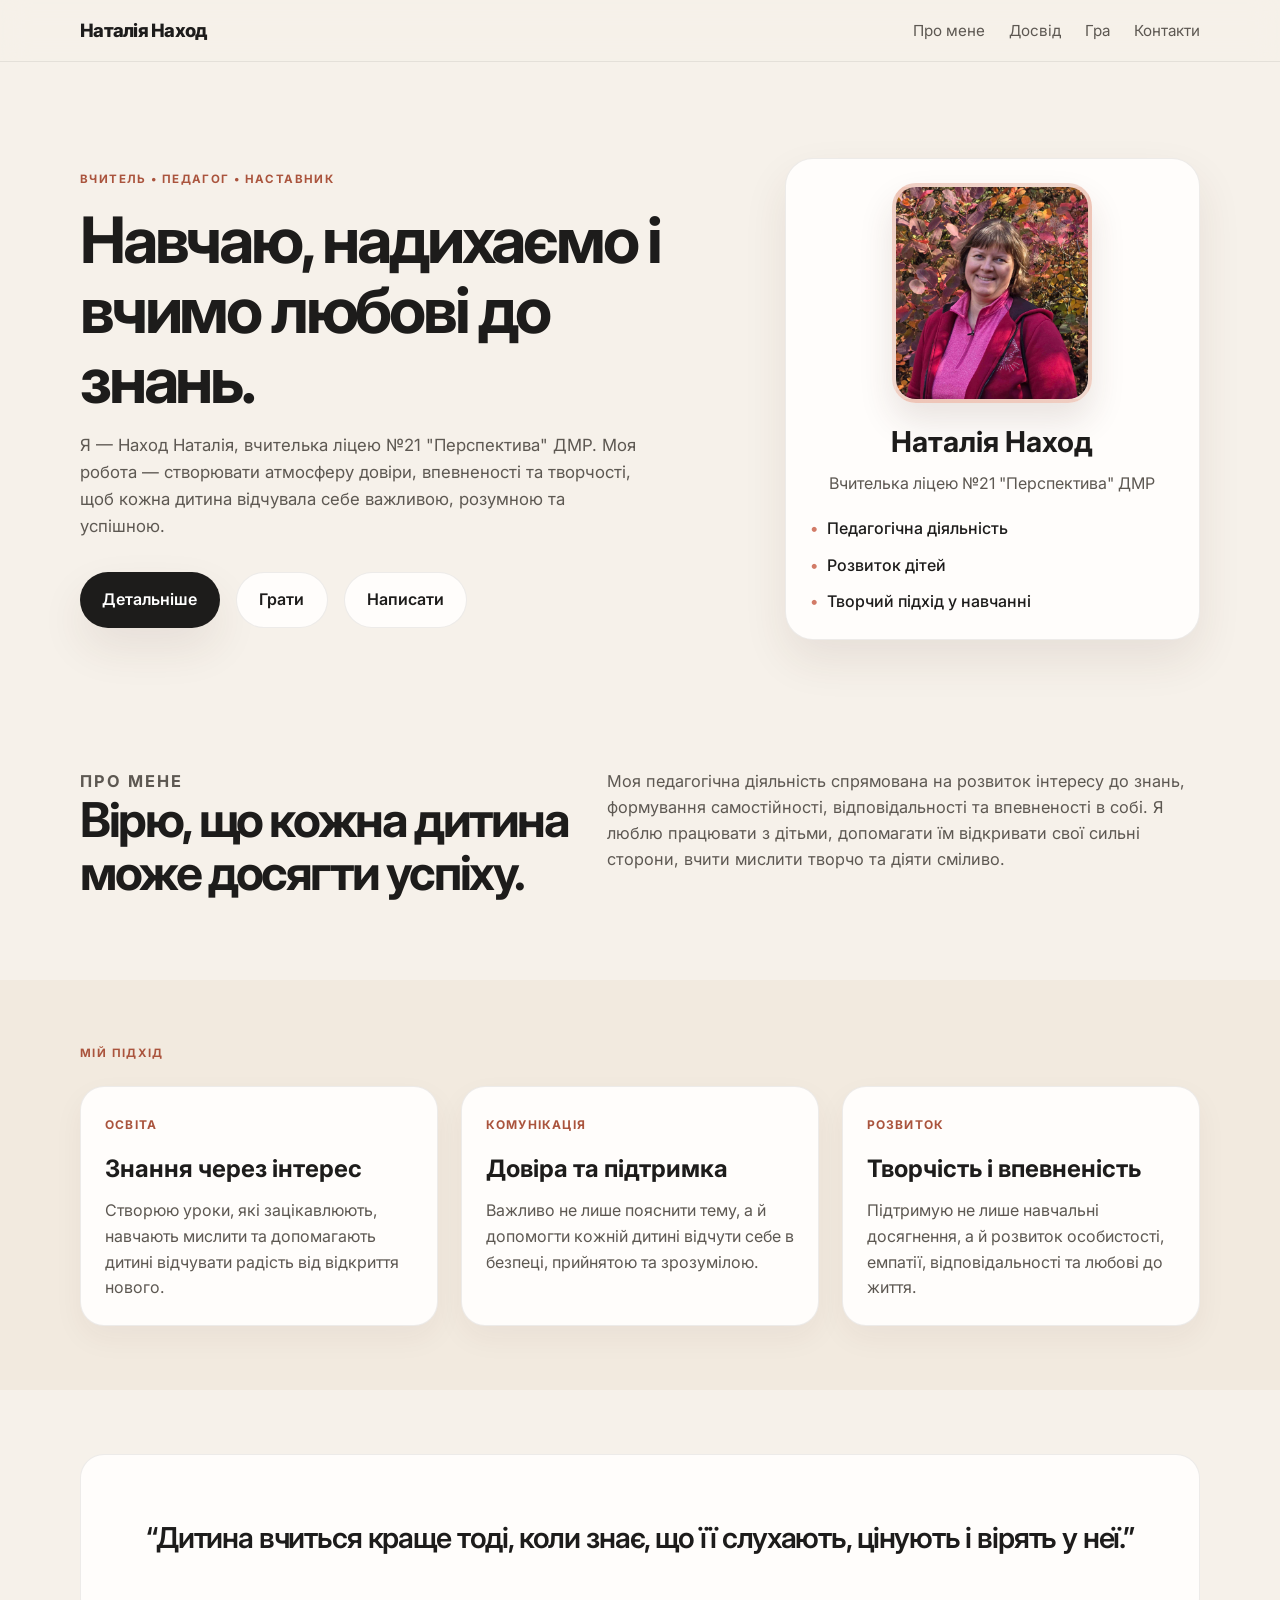
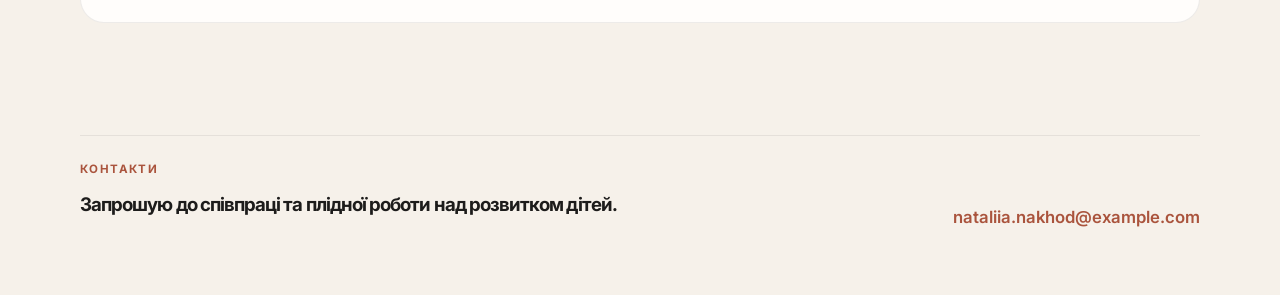
<file: index.html>
<!DOCTYPE html>
<html lang="uk">
  <head>
    <meta charset="UTF-8" />
    <meta name="viewport" content="width=device-width, initial-scale=1.0" />
    <title>Наход Наталія | Вчителька ліцею №21 "Перспектива" ДМР</title>
    <meta
      name="description"
      content="Особиста сторінка Наход Наталії — вчителя ліцею №21 "Перспектива" ДМР."
    />
    <link rel="preconnect" href="https://fonts.googleapis.com" />
    <link rel="preconnect" href="https://fonts.gstatic.com" crossorigin />
    <link
      href="https://fonts.googleapis.com/css2?family=Inter:wght@400;500;600;700;800&display=swap"
      rel="stylesheet"
    />
    <link rel="stylesheet" href="styles.css" />
  </head>
  <body>
    <header class="site-header">
      <div class="container nav">
        <div class="brand">Наталія Наход</div>
        <nav class="nav-links" aria-label="Головна навігація">
          <a href="#about">Про мене</a>
          <a href="#experience">Досвід</a>
          <a href="game.html">Гра</a>
          <a href="#contact">Контакти</a>
        </nav>
      </div>
    </header>

    <main>
      <section class="hero">
        <div class="container hero-inner">
          <div class="hero-copy">
            <p class="eyebrow">Вчитель • Педагог • Наставник</p>
            <h1>Навчаю, надихаємо і вчимо любові до знань.</h1>
            <p class="intro">
              Я — Наход Наталія, вчителька ліцею №21 "Перспектива" ДМР. Моя робота — створювати
              атмосферу довіри, впевненості та творчості, щоб кожна дитина
              відчувала себе важливою, розумною та успішною.
            </p>
            <div class="cta-group">
              <a class="button primary" href="#experience">Детальніше</a>
              <a class="button secondary" href="game.html">Грати</a>
              <a class="button secondary" href="#contact">Написати</a>
            </div>
          </div>

          <div class="hero-card" aria-label="Профіль вчителя">
            <div class="photo-frame">
              <img src="portrait.jpg" alt="Наталія Наход" />
            </div>
            <h2>Наталія Наход</h2>
            <p>Вчителька ліцею №21 "Перспектива" ДМР</p>
            <ul>
              <li>Педагогічна діяльність</li>
              <li>Розвиток дітей</li>
              <li>Творчий підхід у навчанні</li>
            </ul>
          </div>
        </div>
      </section>

      <section id="about" class="section">
        <div class="container two-col">
          <div>
            <p class="section-tag">Про мене</p>
            <h2>Вірю, що кожна дитина може досягти успіху.</h2>
          </div>
          <div>
            <p>
              Моя педагогічна діяльність спрямована на розвиток інтересу до знань,
              формування самостійності, відповідальності та впевненості в собі.
              Я люблю працювати з дітьми, допомагати їм відкривати свої сильні
              сторони, вчити мислити творчо та діяти сміливо.
            </p>
          </div>
        </div>
      </section>

      <section id="experience" class="section alt">
        <div class="container">
          <p class="section-tag">Мій підхід</p>
          <div class="card-grid">
            <article class="project-card">
              <span class="project-type">Освіта</span>
              <h3>Знання через інтерес</h3>
              <p>
                Створюю уроки, які зацікавлюють, навчають мислити та допомагають
                дитині відчувати радість від відкриття нового.
              </p>
            </article>

            <article class="project-card">
              <span class="project-type">Комунікація</span>
              <h3>Довіра та підтримка</h3>
              <p>
                Важливо не лише пояснити тему, а й допомогти кожній дитині
                відчути себе в безпеці, прийнятою та зрозумілою.
              </p>
            </article>

            <article class="project-card">
              <span class="project-type">Розвиток</span>
              <h3>Творчість і впевненість</h3>
              <p>
                Підтримую не лише навчальні досягнення, а й розвиток особистості,
                емпатії, відповідальності та любові до життя.
              </p>
            </article>
          </div>
        </div>
      </section>

      <section class="section">
        <div class="container quote-box">
          <p>
            “Дитина вчиться краще тоді, коли знає, що її слухають, цінують
            і вірять у неї.”
          </p>
        </div>
      </section>

    </main>

    <footer id="contact" class="site-footer">
      <div class="container footer-inner">
        <div>
          <p class="section-tag">Контакти</p>
          <h3>Запрошую до співпраці та плідної роботи над розвитком дітей.</h3>
        </div>
        <a href="mailto:nataliia.nakhod@example.com">nataliia.nakhod@example.com</a>
      </div>
    </footer>

  </body>
</html>
</file>
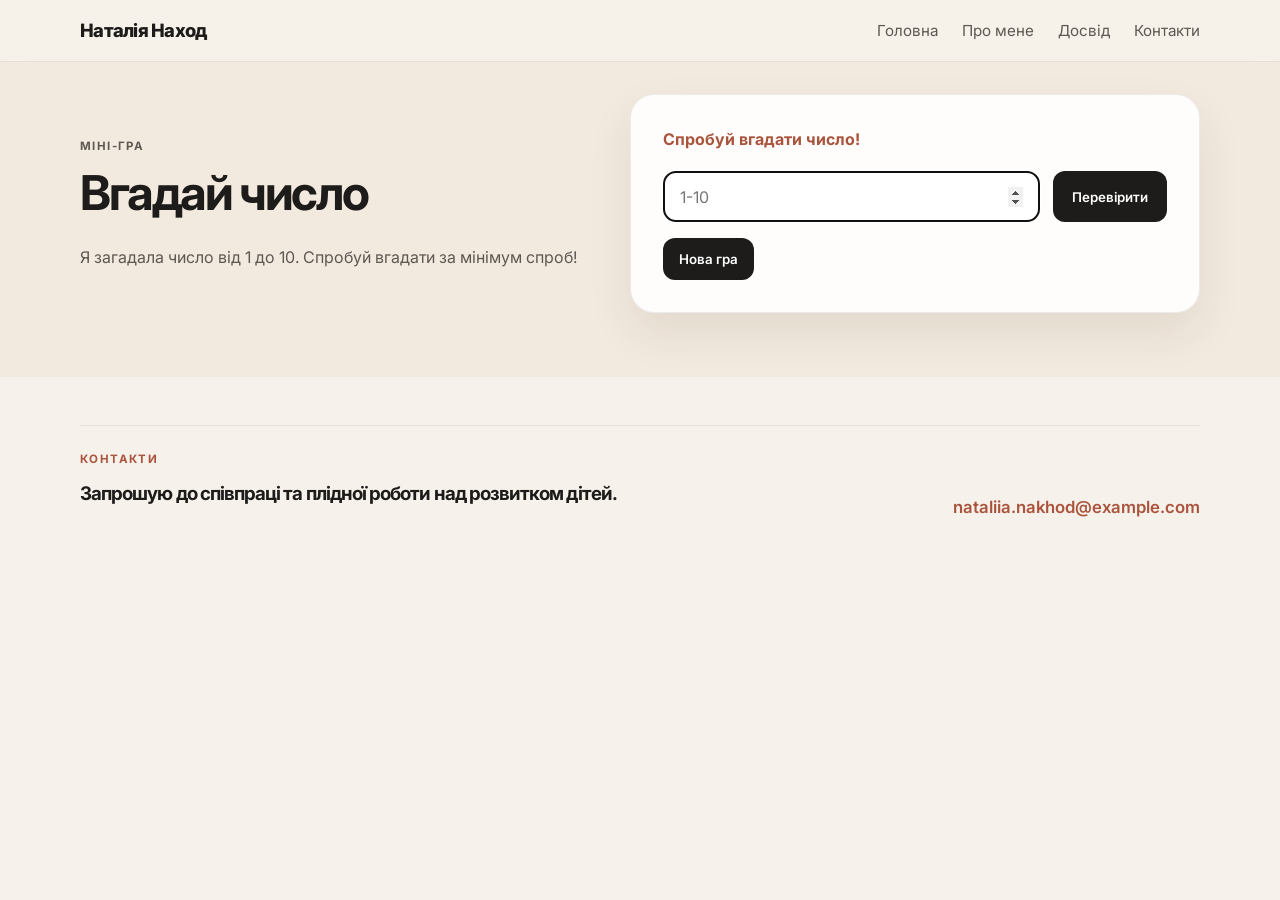
<file: game.html>
<!DOCTYPE html>
<html lang="uk">
  <head>
    <meta charset="UTF-8" />
    <meta name="viewport" content="width=device-width, initial-scale=1.0" />
    <title>Гра — Наталія Наход</title>
    <meta name="description" content="Міні-гра для сторінки Наталії Наход." />
    <link rel="preconnect" href="https://fonts.googleapis.com" />
    <link rel="preconnect" href="https://fonts.gstatic.com" crossorigin />
    <link
      href="https://fonts.googleapis.com/css2?family=Inter:wght@400;500;600;700;800&display=swap"
      rel="stylesheet"
    />
    <link rel="stylesheet" href="styles.css" />
  </head>
  <body>
    <header class="site-header">
      <div class="container nav">
        <div class="brand">Наталія Наход</div>
        <nav class="nav-links" aria-label="Головна навігація">
          <a href="index.html">Головна</a>
          <a href="index.html#about">Про мене</a>
          <a href="index.html#experience">Досвід</a>
          <a href="index.html#contact">Контакти</a>
        </nav>
      </div>
    </header>

    <main>
      <section class="section alt game-section" id="game">
        <div class="container game-wrap">
          <div class="game-copy">
            <p class="section-tag">Міні-гра</p>
            <h2>Вгадай число</h2>
            <p>
              Я загадала число від 1 до 10. Спробуй вгадати за мінімум спроб!
            </p>
          </div>

          <div class="game-box">
            <div class="game-status" id="gameStatus">Спробуй вгадати число!</div>
            <div class="game-controls">
              <input id="guessInput" type="number" min="1" max="10" placeholder="1-10" />
              <button id="guessBtn" type="button">Перевірити</button>
            </div>
            <button id="restartBtn" class="button secondary small" type="button">
              Нова гра
            </button>
          </div>
        </div>
      </section>
    </main>

    <footer class="site-footer">
      <div class="container footer-inner">
        <div>
          <p class="section-tag">Контакти</p>
          <h3>Запрошую до співпраці та плідної роботи над розвитком дітей.</h3>
        </div>
        <a href="mailto:nataliia.nakhod@example.com">nataliia.nakhod@example.com</a>
      </div>
    </footer>

    <script>
      const secretNumber = () => Math.floor(Math.random() * 10) + 1;
      let target = secretNumber();
      let attempts = 0;

      const input = document.getElementById("guessInput");
      const status = document.getElementById("gameStatus");
      const guessBtn = document.getElementById("guessBtn");
      const restartBtn = document.getElementById("restartBtn");

      function updateStatus(message, success = false) {
        status.textContent = message;
        status.style.color = success ? "#1f7a4d" : "#aa543d";
      }

      function handleGuess() {
        const value = Number(input.value);

        if (!value || value < 1 || value > 10) {
          updateStatus("Введіть число від 1 до 10.");
          input.focus();
          return;
        }

        attempts += 1;

        if (value === target) {
          updateStatus(`Вітаю! Ви вгадали число ${target} за ${attempts} спроб.`, true);
          guessBtn.disabled = true;
          return;
        }

        if (value < target) {
          updateStatus("Загадане число більше.");
        } else {
          updateStatus("Загадане число менше.");
        }

        input.value = "";
        input.focus();
      }

      function restartGame() {
        target = secretNumber();
        attempts = 0;
        input.value = "";
        guessBtn.disabled = false;
        updateStatus("Спробуй вгадати число!");
        input.focus();
      }

      guessBtn.addEventListener("click", handleGuess);
      restartBtn.addEventListener("click", restartGame);
      input.addEventListener("keydown", (event) => {
        if (event.key === "Enter") handleGuess();
      });

      updateStatus("Спробуй вгадати число!");
      input.focus();
    </script>
  </body>
</html>
</file>
<file: styles.css>
:root {
  --bg: #f6f1ea;
  --panel: #fffdfb;
  --panel-soft: #f2eadf;
  --ink: #1d1c1b;
  --muted: #5d5852;
  --accent: #d27b67;
  --accent-dark: #aa543d;
  --line: rgba(29, 28, 27, 0.08);
  --shadow: 0 20px 45px rgba(75, 42, 31, 0.09);
}

* {
  box-sizing: border-box;
}

html {
  scroll-behavior: smooth;
}

body {
  margin: 0;
  font-family: "Inter", sans-serif;
  background: var(--bg);
  color: var(--ink);
  line-height: 1.6;
}

a {
  color: inherit;
  text-decoration: none;
}

.container {
  width: min(1120px, calc(100% - 2rem));
  margin: 0 auto;
}

.site-header {
  position: sticky;
  top: 0;
  z-index: 10;
  backdrop-filter: blur(14px);
  background: rgba(246, 241, 234, 0.82);
  border-bottom: 1px solid var(--line);
}

.nav {
  display: flex;
  align-items: center;
  justify-content: space-between;
  padding: 1rem 0;
}

.brand {
  font-weight: 800;
  letter-spacing: -0.04em;
  font-size: 1.15rem;
}

.nav-links {
  display: flex;
  gap: 1.5rem;
  color: var(--muted);
  font-size: 0.95rem;
}

.hero {
  padding: 6rem 0 4rem;
}

.hero-inner {
  display: grid;
  grid-template-columns: 1.6fr 1fr;
  align-items: center;
  gap: 2.5rem;
}

.eyebrow,
.section-tag {
  text-transform: uppercase;
  letter-spacing: 0.12em;
  font-size: 0.72rem;
  color: var(--accent-dark);
  font-weight: 700;
  margin: 0 0 1rem;
}

.hero-copy h1,
.two-col h2,
.site-footer h3 {
  line-height: 1.1;
  letter-spacing: -0.05em;
  margin: 0 0 1rem;
}

.hero-copy h1 {
  font-size: clamp(2.7rem, 5vw, 5rem);
  max-width: 640px;
}

.intro {
  max-width: 570px;
  font-size: 1.05rem;
  color: var(--muted);
  margin-bottom: 2rem;
}

.cta-group {
  display: flex;
  flex-wrap: wrap;
  gap: 1rem;
}

.button {
  display: inline-flex;
  align-items: center;
  justify-content: center;
  padding: 0.9rem 1.4rem;
  border-radius: 999px;
  font-weight: 600;
  transition: transform 0.2s ease, box-shadow 0.2s ease;
}

.button:hover {
  transform: translateY(-1px);
}

.button.primary {
  background: var(--ink);
  color: #fff;
  box-shadow: var(--shadow);
}

.button.secondary {
  background: var(--panel);
  border: 1px solid var(--line);
}

.hero-card {
  background: var(--panel);
  border: 1px solid var(--line);
  border-radius: 28px;
  padding: 1.5rem;
  box-shadow: var(--shadow);
  text-align: center;
}

.photo-frame {
  width: 200px;
  height: 220px;
  overflow: hidden;
  border-radius: 24px;
  margin: 0 auto 1rem;
  border: 4px solid rgba(210, 123, 103, 0.18);
  box-shadow: 0 18px 35px rgba(75, 42, 31, 0.12);
  background: linear-gradient(135deg, #f4d4c8, #f7eee8);
}

.photo-frame img {
  width: 100%;
  height: 100%;
  object-fit: cover;
  display: block;
}

.hero-card h2 {
  margin: 0 0 0.35rem;
  font-size: 1.8rem;
}

.hero-card p {
  color: var(--muted);
  margin: 0 0 1.2rem;
}

.hero-card ul {
  list-style: none;
  padding: 0;
  margin: 0;
  display: grid;
  gap: 0.7rem;
  color: var(--ink);
  font-weight: 500;
  text-align: left;
}

.hero-card li::before {
  content: "•";
  color: var(--accent);
  margin-right: 0.6rem;
}

.section {
  padding: 4rem 0;
}

.alt {
  background: var(--panel-soft);
}

.two-col {
  display: grid;
  grid-template-columns: 1fr 1.2fr;
  gap: 2rem;
}

.two-col h2 {
  font-size: clamp(2rem, 4vw, 3rem);
}

.two-col p {
  margin: 0;
  color: var(--muted);
  font-size: 1.02rem;
}

.card-grid {
  display: grid;
  grid-template-columns: repeat(3, minmax(0, 1fr));
  gap: 1.4rem;
  margin-top: 1.5rem;
}

.project-card {
  background: var(--panel);
  border: 1px solid var(--line);
  border-radius: 24px;
  padding: 1.5rem;
  box-shadow: 0 12px 30px rgba(71, 42, 31, 0.05);
}

.project-type {
  display: inline-block;
  margin-bottom: 1rem;
  color: var(--accent-dark);
  font-size: 0.75rem;
  text-transform: uppercase;
  letter-spacing: 0.1em;
  font-weight: 700;
}

.project-card h3 {
  margin: 0 0 0.6rem;
  font-size: 1.5rem;
}

.project-card p {
  margin: 0;
  color: var(--muted);
}

.quote-box {
  background: var(--panel);
  border: 1px solid var(--line);
  border-radius: 24px;
  padding: 2rem;
  text-align: center;
  font-size: clamp(1.2rem, 2.3vw, 1.8rem);
  letter-spacing: -0.04em;
  font-weight: 600;
}

.game-section {
  padding-top: 2rem;
}

.game-wrap {
  display: grid;
  grid-template-columns: 1fr 1.1fr;
  gap: 2rem;
  align-items: center;
}

.game-copy h2 {
  margin: 0 0 0.8rem;
  font-size: clamp(2rem, 4vw, 3rem);
  letter-spacing: -0.05em;
}

.game-copy p {
  margin: 0;
  color: var(--muted);
}

.game-box {
  background: var(--panel);
  border: 1px solid var(--line);
  border-radius: 24px;
  padding: 2rem;
  box-shadow: var(--shadow);
}

.game-status {
  margin-bottom: 1rem;
  font-weight: 700;
  color: var(--accent-dark);
  min-height: 28px;
}

.game-controls {
  display: flex;
  gap: 0.8rem;
  margin-bottom: 1rem;
}

.game-controls input {
  flex: 1;
  padding: 0.9rem 1rem;
  border: 1px solid var(--line);
  border-radius: 12px;
  font-size: 1rem;
  font-family: inherit;
}

.game-controls button,
.button.small {
  border: none;
  border-radius: 12px;
  background: var(--ink);
  color: #fff;
  font-family: inherit;
  font-weight: 600;
  cursor: pointer;
  transition: opacity 0.2s ease, transform 0.2s ease;
}

.game-controls button {
  padding: 0.9rem 1.2rem;
}

.button.small {
  padding: 0.8rem 1rem;
}

.game-controls button:hover,
.button.small:hover {
  transform: translateY(-1px);
}

.game-controls button:disabled {
  opacity: 0.55;
  cursor: not-allowed;
}

.site-footer {
  padding: 3rem 0 4rem;
}

.footer-inner {
  display: flex;
  justify-content: space-between;
  align-items: end;
  gap: 1rem;
  border-top: 1px solid var(--line);
  padding-top: 1.5rem;
}

.footer-inner a {
  font-size: 1.05rem;
  font-weight: 600;
  color: var(--accent-dark);
}

@media (max-width: 800px) {
  .hero-inner,
  .two-col,
  .card-grid,
  .game-wrap,
  .footer-inner {
    display: grid;
    grid-template-columns: 1fr;
  }

  .hero {
    padding-top: 4rem;
  }

  .nav {
    flex-direction: column;
    gap: 0.8rem;
  }

  .nav-links {
    gap: 1rem;
  }

  .hero-copy h1 {
    max-width: 100%;
  }

  .game-controls {
    flex-direction: column;
  }
}
</file>
